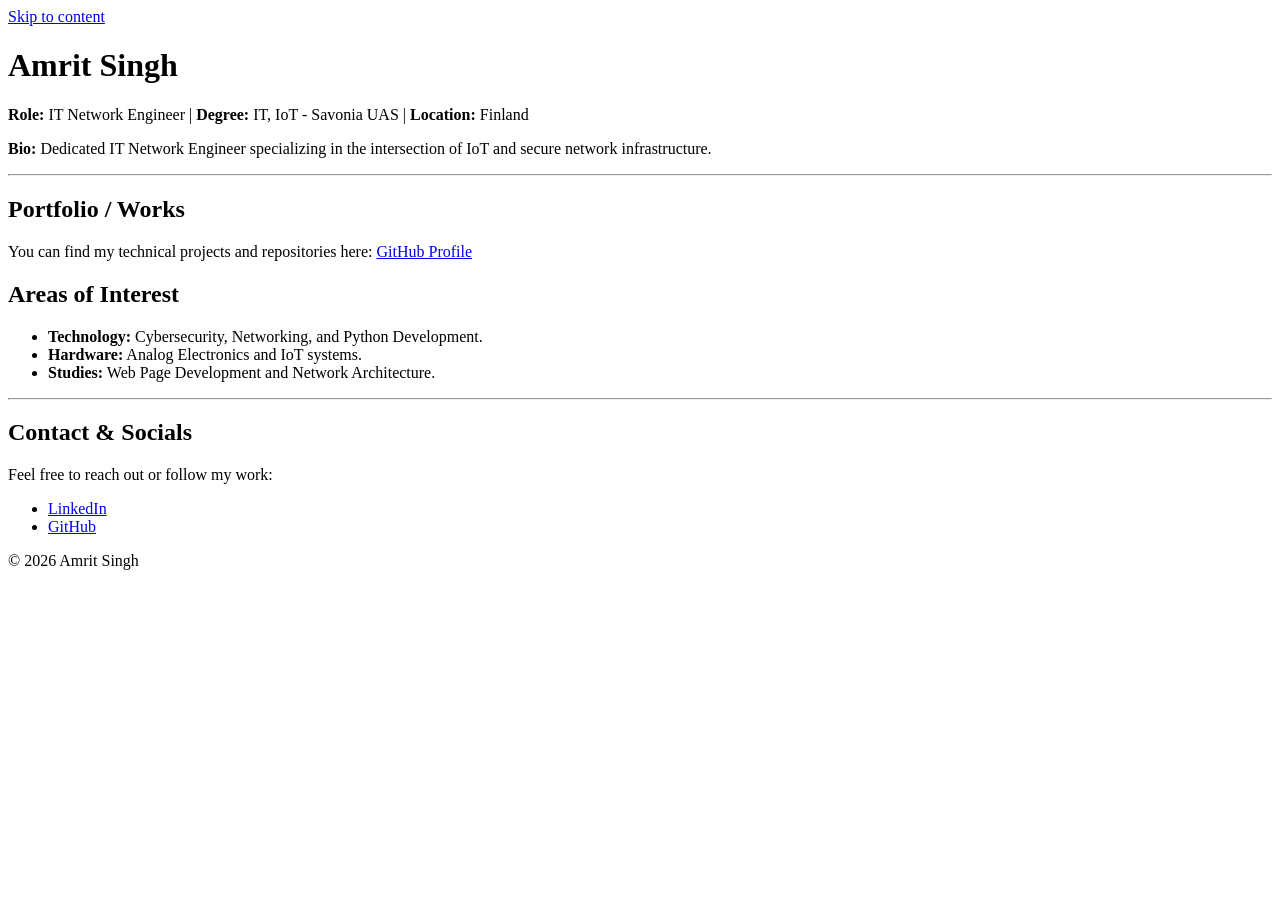
<file: index.html>
<!DOCTYPE html>
<html lang="en">
<head>
    <meta charset="UTF-8">
    <meta name="viewport" content="width=device-width, initial-scale=1.0">
    <title>Portfolio - Amrit Singh</title>
</head>
<body>
    <a href="#main">Skip to content</a>

    <header>
        <h1>Amrit Singh</h1>
        <p><strong>Role:</strong> IT Network Engineer | <strong>Degree:</strong> IT, IoT - Savonia UAS | <strong>Location:</strong> Finland</p>
        <p><strong>Bio:</strong> Dedicated IT Network Engineer specializing in the intersection of IoT and secure network infrastructure.</p>
    </header>

    <main id="main">
        <hr>
        
        <section id="portfolio">
            <h2>Portfolio / Works</h2>
            <p>You can find my technical projects and repositories here: 
                <a href="https://github.com/AmritSingh-987" target="_blank">GitHub Profile</a>
            </p>
        </section>

        <section id="interests">
            <h2>Areas of Interest</h2>
            <ul>
                <li><strong>Technology:</strong> Cybersecurity, Networking, and Python Development.</li>
                <li><strong>Hardware:</strong> Analog Electronics and IoT systems.</li>
                <li><strong>Studies:</strong> Web Page Development and Network Architecture.</li>
            </ul>
        </section>
    </main>

    <hr>

    <footer>
        <h2>Contact & Socials</h2>
        <p>Feel free to reach out or follow my work:</p>
        <ul>
            <li><a href="https://www.linkedin.com/in/amrit-singh-6517781a0/" target="_blank">LinkedIn</a></li>
            <li><a href="https://github.com/AmritSingh-987" target="_blank">GitHub</a></li>
        </ul>
        <p>&copy; 2026 Amrit Singh</p>
    </footer>
</body>
</html>
</file>
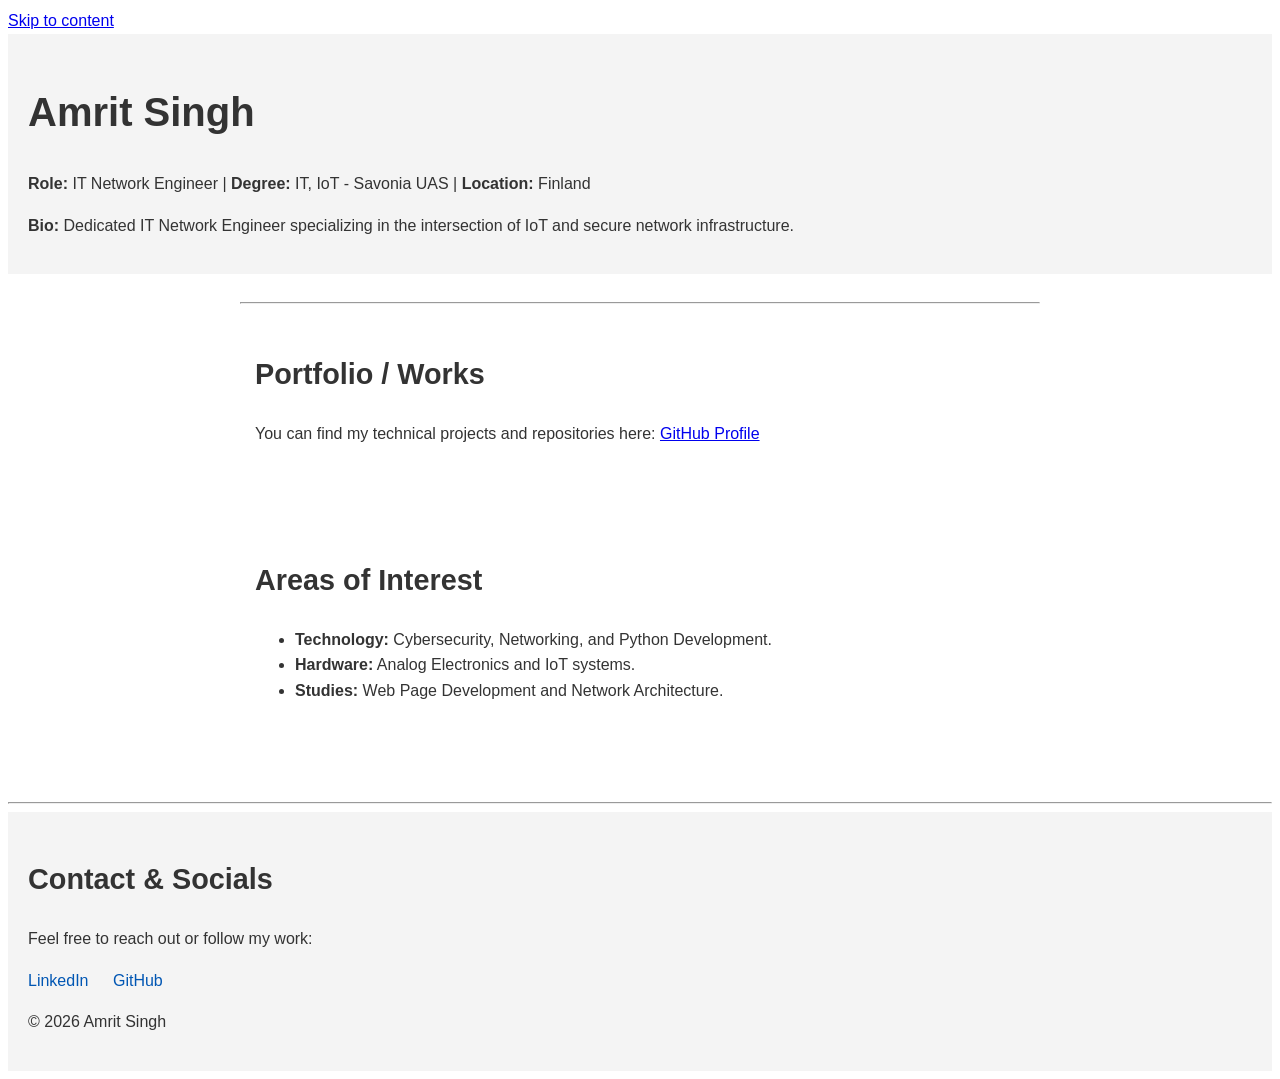
<file: L03-css-basics/index.html>
<!DOCTYPE html>
<html lang="en">
<head>
    <meta charset="UTF-8">
    <meta name="viewport" content="width=device-width, initial-scale=1.0">
    <title>Portfolio - Amrit Singh</title>
    <link rel="stylesheet" href="css/style.css">
</head>
<body>
    <a href="#main">Skip to content</a>

    <header>
        <h1>Amrit Singh</h1>
        <p><strong>Role:</strong> IT Network Engineer | <strong>Degree:</strong> IT, IoT - Savonia UAS | <strong>Location:</strong> Finland</p>
        <p><strong>Bio:</strong> Dedicated IT Network Engineer specializing in the intersection of IoT and secure network infrastructure.</p>
    </header>

    <main id="main">
        <hr>
        
        <section id="portfolio">
            <h2>Portfolio / Works</h2>
            <p>You can find my technical projects and repositories here: 
                <a href="https://github.com/AmritSingh-987" target="_blank">GitHub Profile</a>
            </p>
        </section>

        <section id="interests">
            <h2>Areas of Interest</h2>
            <ul>
                <li><strong>Technology:</strong> Cybersecurity, Networking, and Python Development.</li>
                <li><strong>Hardware:</strong> Analog Electronics and IoT systems.</li>
                <li><strong>Studies:</strong> Web Page Development and Network Architecture.</li>
            </ul>
        </section>
    </main>

    <hr>

   <footer>
        <h2>Contact & Socials</h2>
        <p>Feel free to reach out or follow my work:</p>
        
        <nav>
            <ul>
                <li><a href="https://www.linkedin.com/in/amrit-singh-6517781a0/" target="_blank">LinkedIn</a></li>
                <li><a href="https://github.com/AmritSingh-987" target="_blank">GitHub</a></li>
            </ul>
        </nav>
        
        <p>&copy; 2026 Amrit Singh</p>
    </footer>
</body>
</html>
</file>
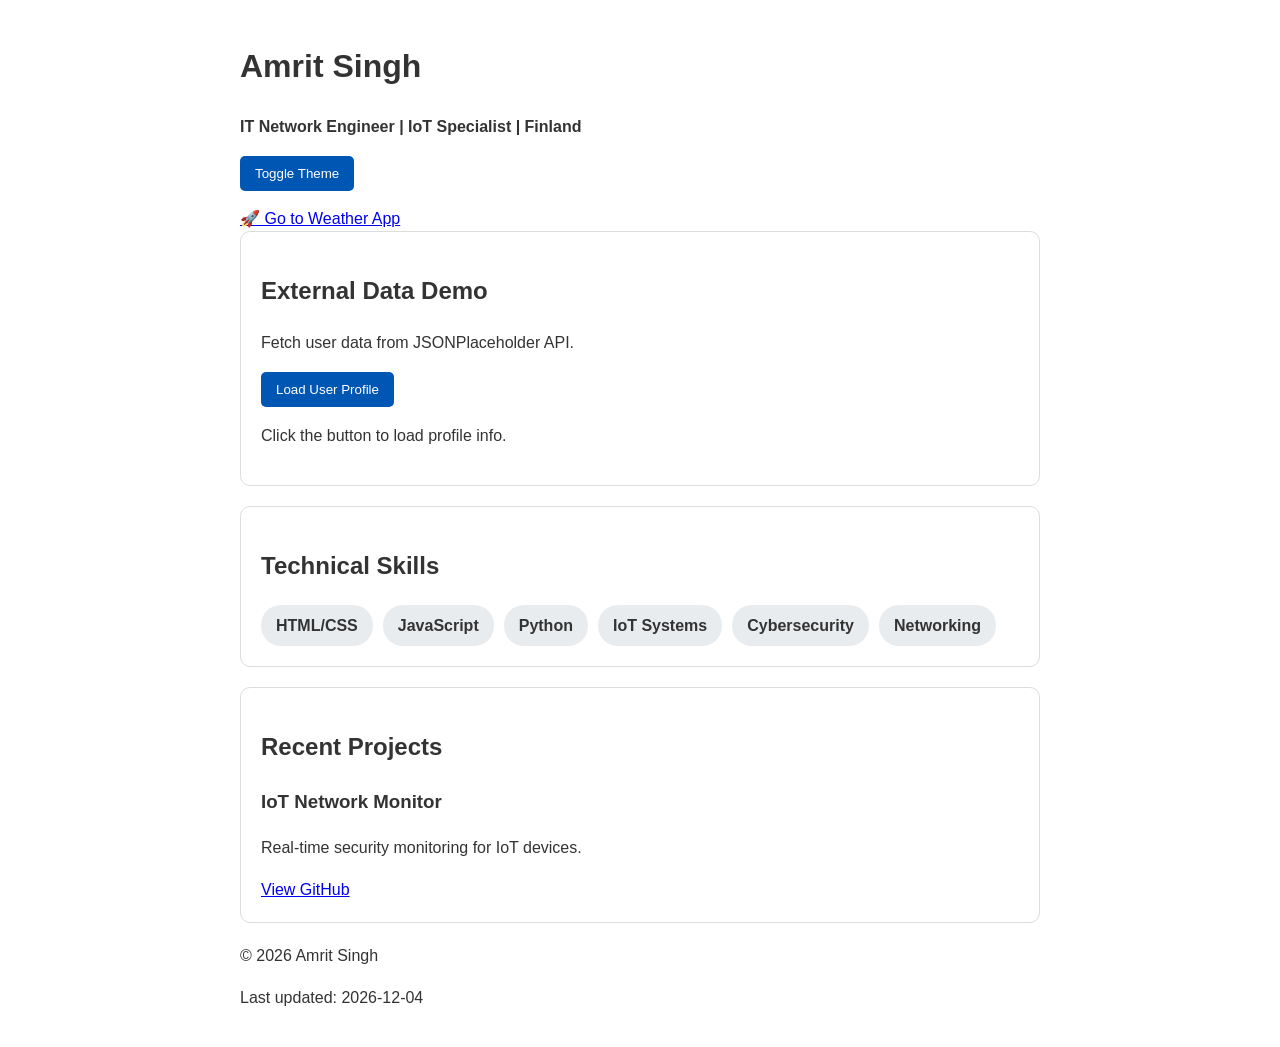
<file: L07- Assignment Portfolio assignment: Portfolio Update: Async & Fetch/index.html>
<!DOCTYPE html>
<html lang="en">
<head>
    <meta charset="UTF-8">
    <meta name="viewport" content="width=device-width, initial-scale=1.0">
    <title>Portfolio - Amrit Singh</title>
    <link rel="stylesheet" href="style.css">
</head>
<body>
    <header class="container">
        <h1>Amrit Singh</h1>
        <p><strong>IT Network Engineer | IoT Specialist | Finland</strong></p>
        <button id="theme-toggle">Toggle Theme</button>
        <nav style="margin-top: 15px;">
            <a href="weather.html" class="nav-link">🚀 Go to Weather App</a>
        </nav>
    </header>

    <main class="container">
        <section id="api-demo" class="card">
            <h2>External Data Demo</h2>
            <p class="hint">Fetch user data from JSONPlaceholder API.</p>
            <div class="row">
                <button id="load-data-btn">Load User Profile</button>
            </div>
            <div id="api-result">
                <p>Click the button to load profile info.</p>
            </div>
        </section>

        <section id="skills" class="card">
            <h2>Technical Skills</h2>
            <div class="skills-grid">
                <div class="skill-tag">HTML/CSS</div>
                <div class="skill-tag">JavaScript</div>
                <div class="skill-tag">Python</div>
                <div class="skill-tag">IoT Systems</div>
                <div class="skill-tag">Cybersecurity</div>
                <div class="skill-tag">Networking</div>
            </div>
        </section>

        <section id="projects" class="card">
            <h2>Recent Projects</h2>
            <div class="project-card">
                <h3>IoT Network Monitor</h3>
                <p>Real-time security monitoring for IoT devices.</p>
                <a href="https://github.com/AmritSingh-987" target="_blank">View GitHub</a>
            </div>
        </section>
    </main>

    <footer class="container">
        <p>&copy; 2026 Amrit Singh</p>
        <p id="last-updated"></p>
    </footer>

    <script src="script.js"></script>
</body>
</html>
</file>
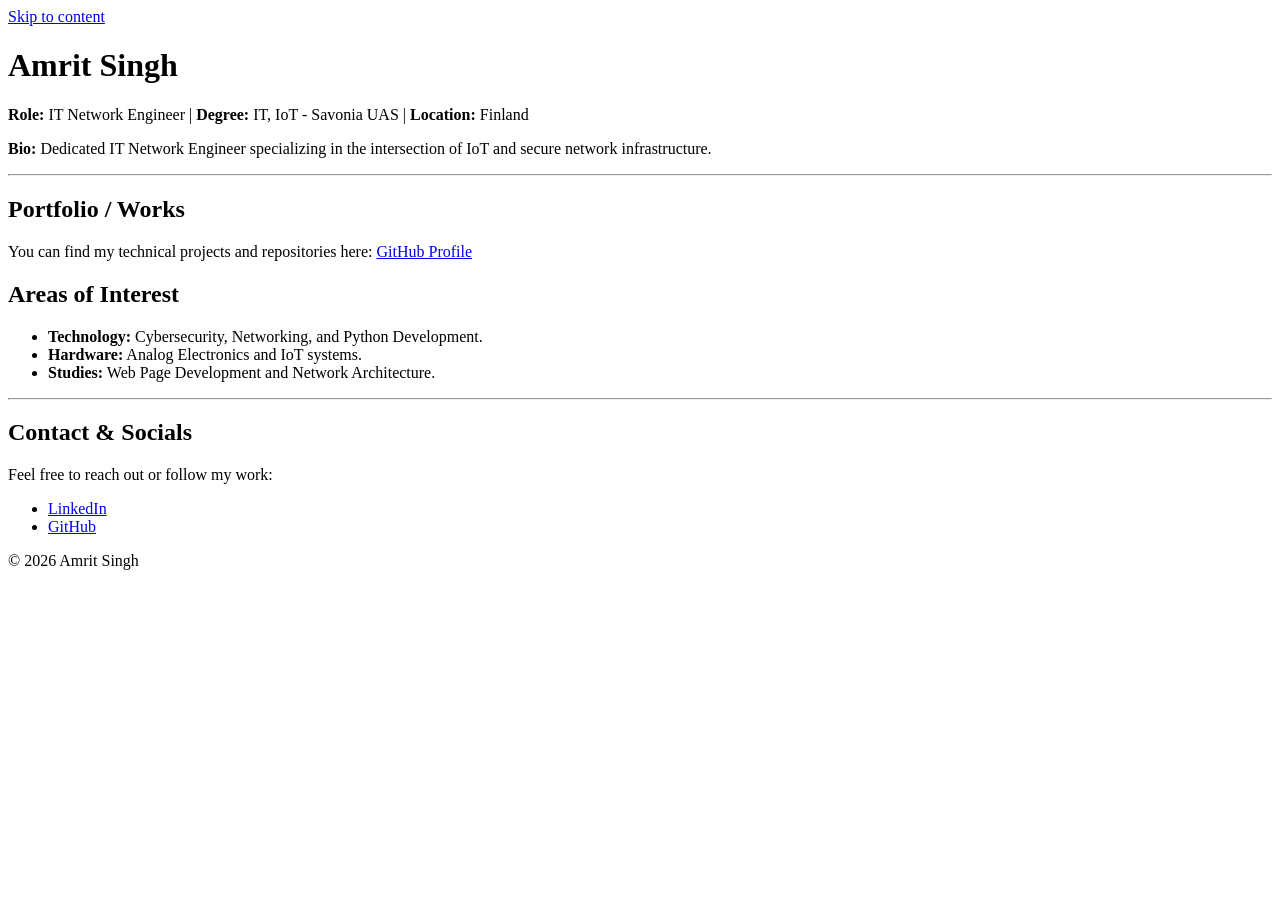
<file: lecture-02-semantic-html/index.html>
<!DOCTYPE html>
<html lang="en">
<head>
    <meta charset="UTF-8">
    <meta name="viewport" content="width=device-width, initial-scale=1.0">
    <title>Portfolio - Amrit Singh</title>
</head>
<body>
    <a href="#main">Skip to content</a>

    <header>
        <h1>Amrit Singh</h1>
        <p><strong>Role:</strong> IT Network Engineer | <strong>Degree:</strong> IT, IoT - Savonia UAS | <strong>Location:</strong> Finland</p>
        <p><strong>Bio:</strong> Dedicated IT Network Engineer specializing in the intersection of IoT and secure network infrastructure.</p>
    </header>

    <main id="main">
        <hr>
        
        <section id="portfolio">
            <h2>Portfolio / Works</h2>
            <p>You can find my technical projects and repositories here: 
                <a href="https://github.com/AmritSingh-987" target="_blank">GitHub Profile</a>
            </p>
        </section>

        <section id="interests">
            <h2>Areas of Interest</h2>
            <ul>
                <li><strong>Technology:</strong> Cybersecurity, Networking, and Python Development.</li>
                <li><strong>Hardware:</strong> Analog Electronics and IoT systems.</li>
                <li><strong>Studies:</strong> Web Page Development and Network Architecture.</li>
            </ul>
        </section>
    </main>

    <hr>

    <footer>
        <h2>Contact & Socials</h2>
        <p>Feel free to reach out or follow my work:</p>
        <ul>
            <li><a href="https://www.linkedin.com/in/amrit-singh-6517781a0/" target="_blank">LinkedIn</a></li>
            <li><a href="https://github.com/AmritSingh-987" target="_blank">GitHub</a></li>
        </ul>
        <p>&copy; 2026 Amrit Singh</p>
    </footer>
</body>
</html>
</file>
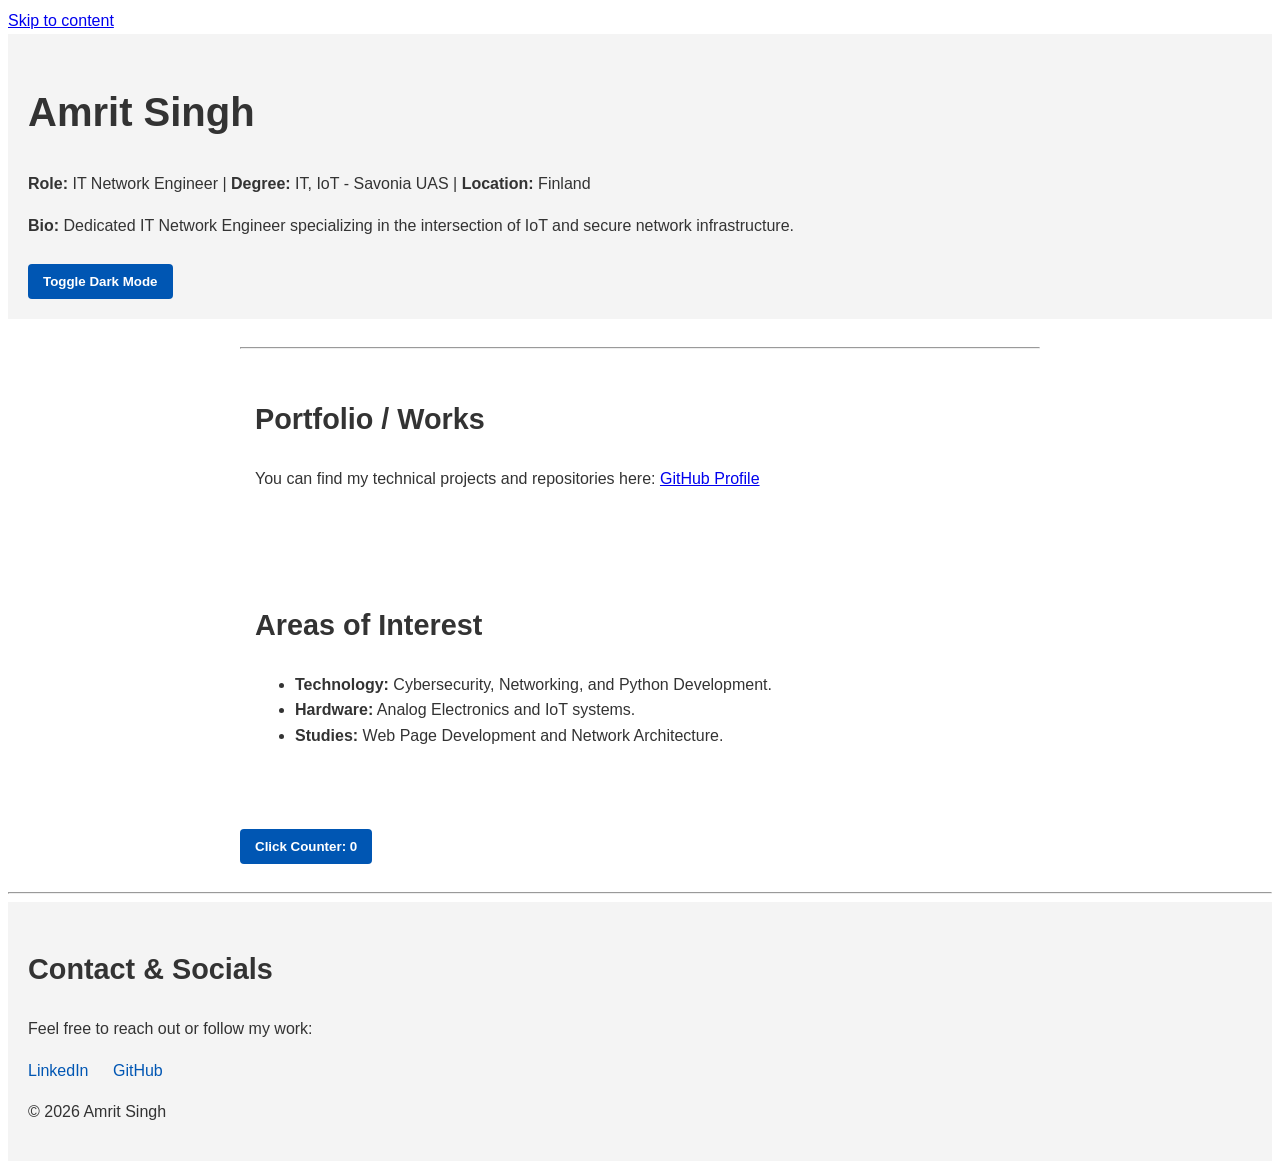
<file: Lecture-04-responsive/index.html>
<!DOCTYPE html>
<html lang="en">
<head>
    <meta charset="UTF-8">
    <meta name="viewport" content="width=device-width, initial-scale=1.0">
    <title>Portfolio - Amrit Singh</title>
    <link rel="stylesheet" href="style.css">
</head>
<body>
    <a href="#main">Skip to content</a>

    <header>
        <h1>Amrit Singh</h1>
        <p><strong>Role:</strong> IT Network Engineer | <strong>Degree:</strong> IT, IoT - Savonia UAS | <strong>Location:</strong> Finland</p>
        <p><strong>Bio:</strong> Dedicated IT Network Engineer specializing in the intersection of IoT and secure network infrastructure.</p>
        
        <button id="theme-btn">Toggle Dark Mode</button>
    </header>

    <main id="main">
        <hr>
        
        <section id="portfolio">
            <h2>Portfolio / Works</h2>
            <p>You can find my technical projects and repositories here: 
                <a href="https://github.com/AmritSingh-987" target="_blank">GitHub Profile</a>
            </p>
        </section>

        <section id="interests">
            <h2>Areas of Interest</h2>
            <ul>
                <li><strong>Technology:</strong> Cybersecurity, Networking, and Python Development.</li>
                <li><strong>Hardware:</strong> Analog Electronics and IoT systems.</li>
                <li><strong>Studies:</strong> Web Page Development and Network Architecture.</li>
            </ul>
        </section>

        <button id="count-btn">Click Counter: 0</button>
    </main>

    <hr>

    <footer>
        <h2>Contact & Socials</h2>
        <p>Feel free to reach out or follow my work:</p>
        
        <nav>
            <ul>
                <li><a href="https://www.linkedin.com/in/amrit-singh-6517781a0/" target="_blank">LinkedIn</a></li>
                <li><a href="https://github.com/AmritSingh-987" target="_blank">GitHub</a></li>
            </ul>
        </nav>
        
        <p>&copy; 2026 Amrit Singh</p>
    </footer>

    <script src="script.js"></script>
</body>
</html>
</file>
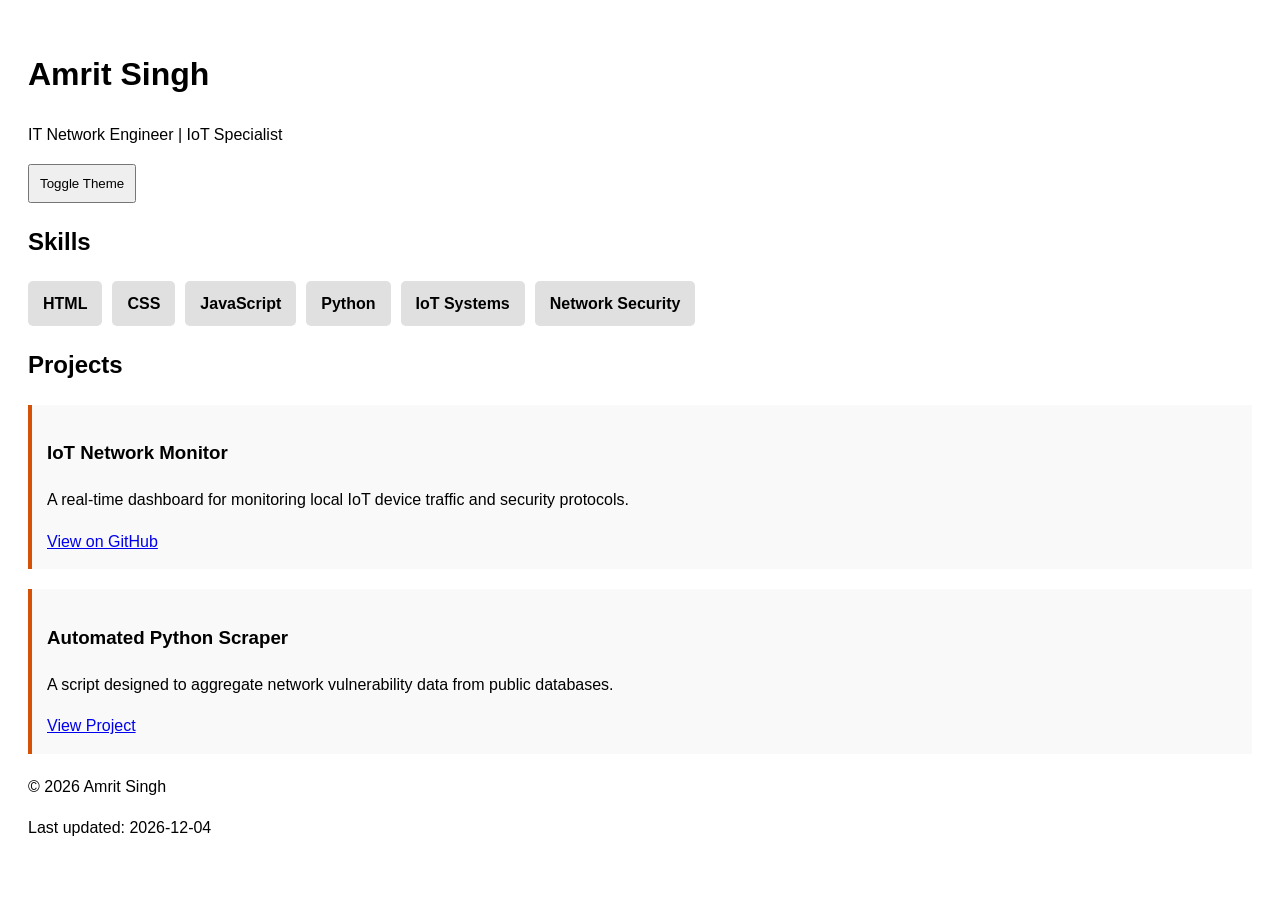
<file: Lecture-05/index.html>
<!DOCTYPE html>
<html lang="en">
<head>
    <meta charset="UTF-8">
    <meta name="viewport" content="width=device-width, initial-scale=1.0">
    <title>Portfolio - Amrit Singh</title>
    <link rel="stylesheet" href="style.css">
</head>
<body>
    <header>
        <h1>Amrit Singh</h1>
        <p>IT Network Engineer | IoT Specialist</p>
        <button id="theme-toggle">Toggle Theme</button>
    </header>

    <main id="main">
        <section id="skills">
            <h2>Skills</h2>
            <div class="skills-grid">
                <div class="skill-card">HTML</div>
                <div class="skill-card">CSS</div>
                <div class="skill-card">JavaScript</div>
                <div class="skill-card">Python</div>
                <div class="skill-card">IoT Systems</div>
                <div class="skill-card">Network Security</div>
            </div>
        </section>

        <section id="projects">
            <h2>Projects</h2>
            <div class="project-item">
                <h3>IoT Network Monitor</h3>
                <p>A real-time dashboard for monitoring local IoT device traffic and security protocols.</p>
                <a href="#">View on GitHub</a>
            </div>
            <div class="project-item">
                <h3>Automated Python Scraper</h3>
                <p>A script designed to aggregate network vulnerability data from public databases.</p>
                <a href="#">View Project</a>
            </div>
        </section>
    </main>

    <footer>
        <p>&copy; 2026 Amrit Singh</p>
        <p id="last-updated"></p>
    </footer>

    <script src="script.js"></script>
</body>
</html>
</file>
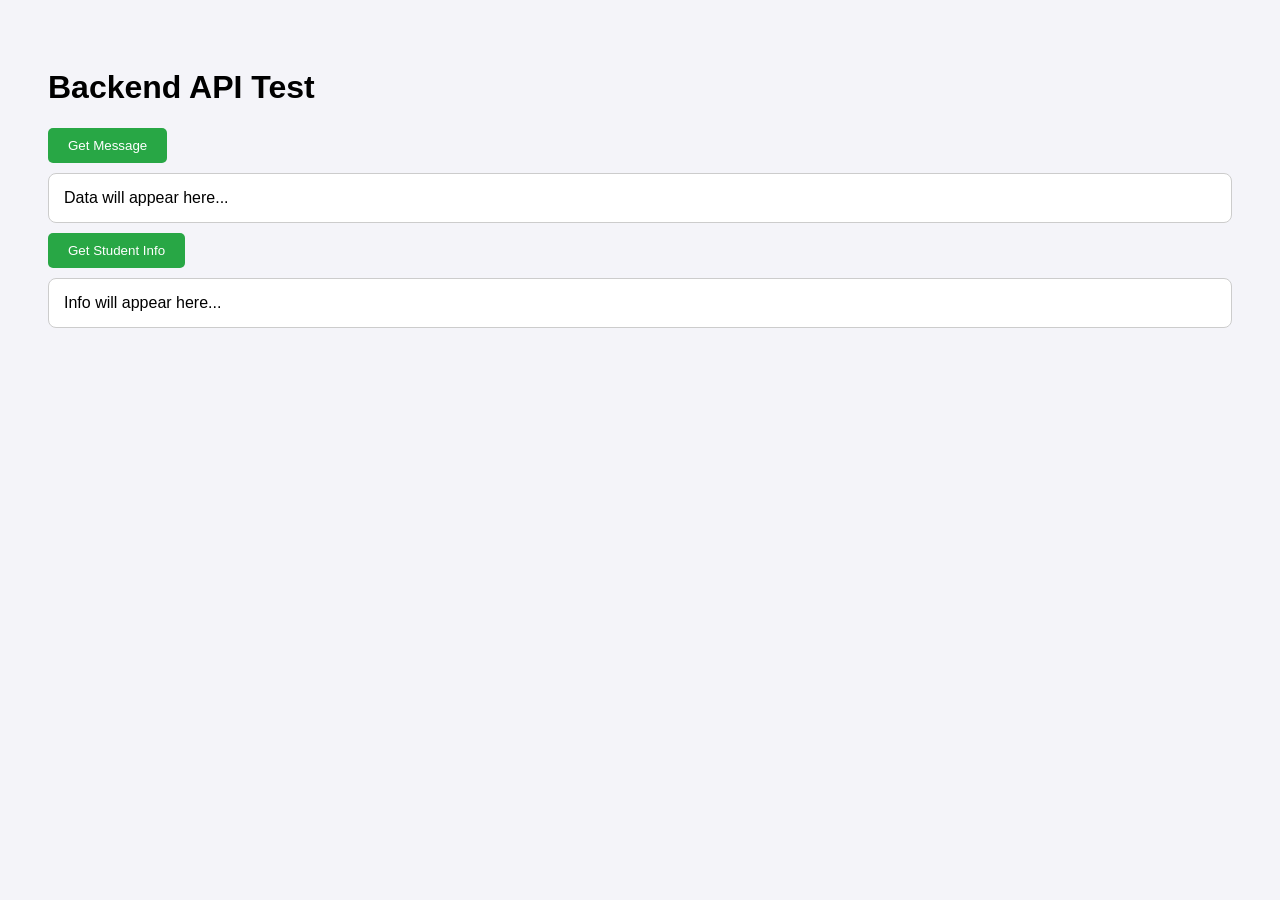
<file: Lecture-09 API backend/index.html>
<!DOCTYPE html>
<html>
<head>
  <title>Amrit's Backend Lab</title>
  <style>
    body { font-family: sans-serif; padding: 40px; background-color: #f4f4f9; }
    .card { border: 1px solid #ccc; padding: 15px; margin: 10px 0; background: white; border-radius: 8px; }
    button { padding: 10px 20px; cursor: pointer; background: #28a745; color: white; border: none; border-radius: 5px; }
  </style>
</head>
<body>
  <h1>Backend API Test</h1>
  
  <button onclick="fetchData('/api/message', 'msgOutput')">Get Message</button>
  <div id="msgOutput" class="card">Data will appear here...</div>

  <button onclick="fetchData('/api/student', 'studentOutput')">Get Student Info</button>
  <div id="studentOutput" class="card">Info will appear here...</div>

  <script src="script.js"></script>
</body>
</html>
</file>
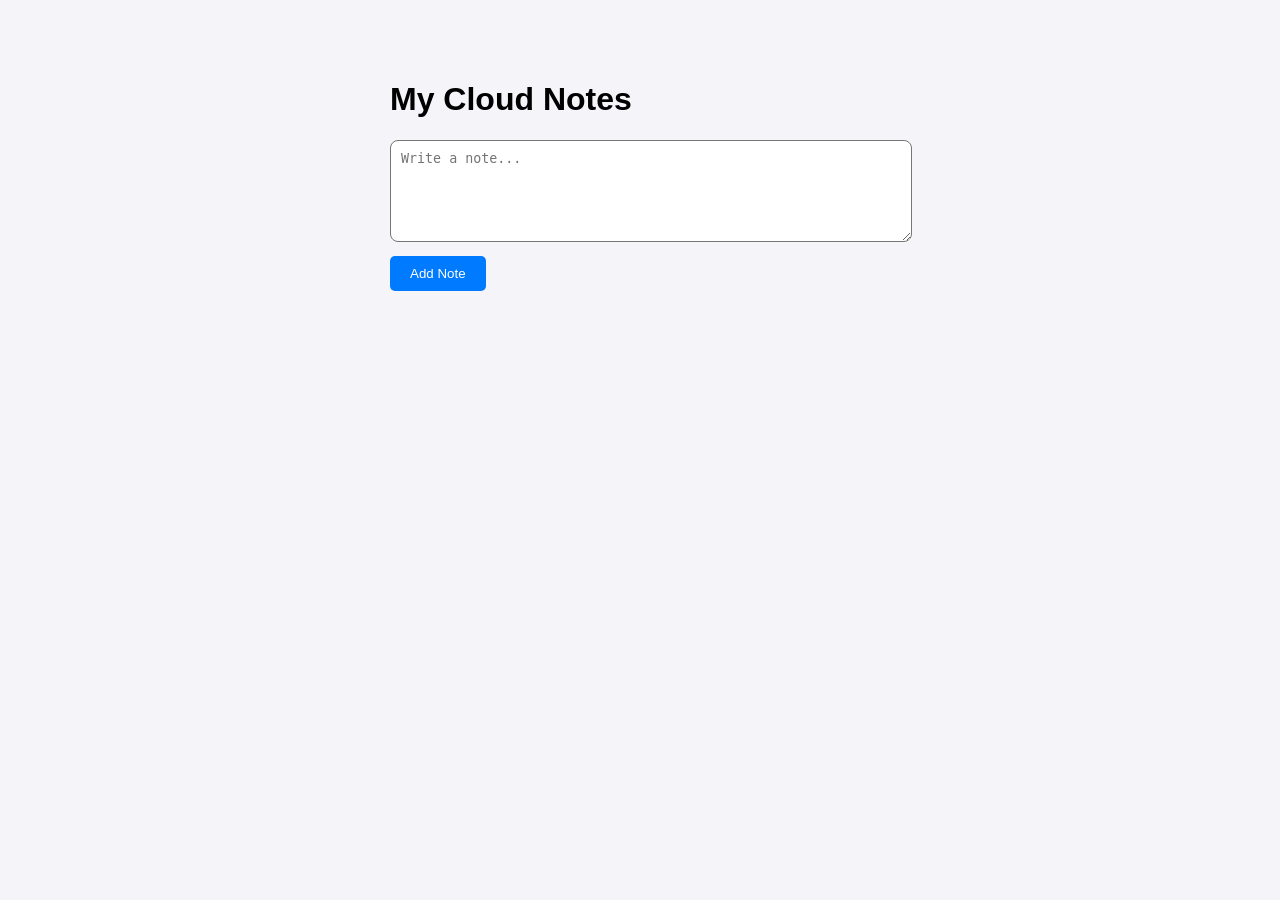
<file: notes-app/index.html>
<!DOCTYPE html>
<html>
<head>
    <title>Amrit's Notes App</title>
    <link rel="stylesheet" href="style.css">
</head>
<body>
    <h1>My Cloud Notes</h1>
    <div class="input-area">
        <textarea id="noteInput" placeholder="Write a note..."></textarea>
        <button onclick="addNote()">Add Note</button>
    </div>
    <div id="notesList"></div>

    <script src="script.js"></script>
</body>
</html>
</file>
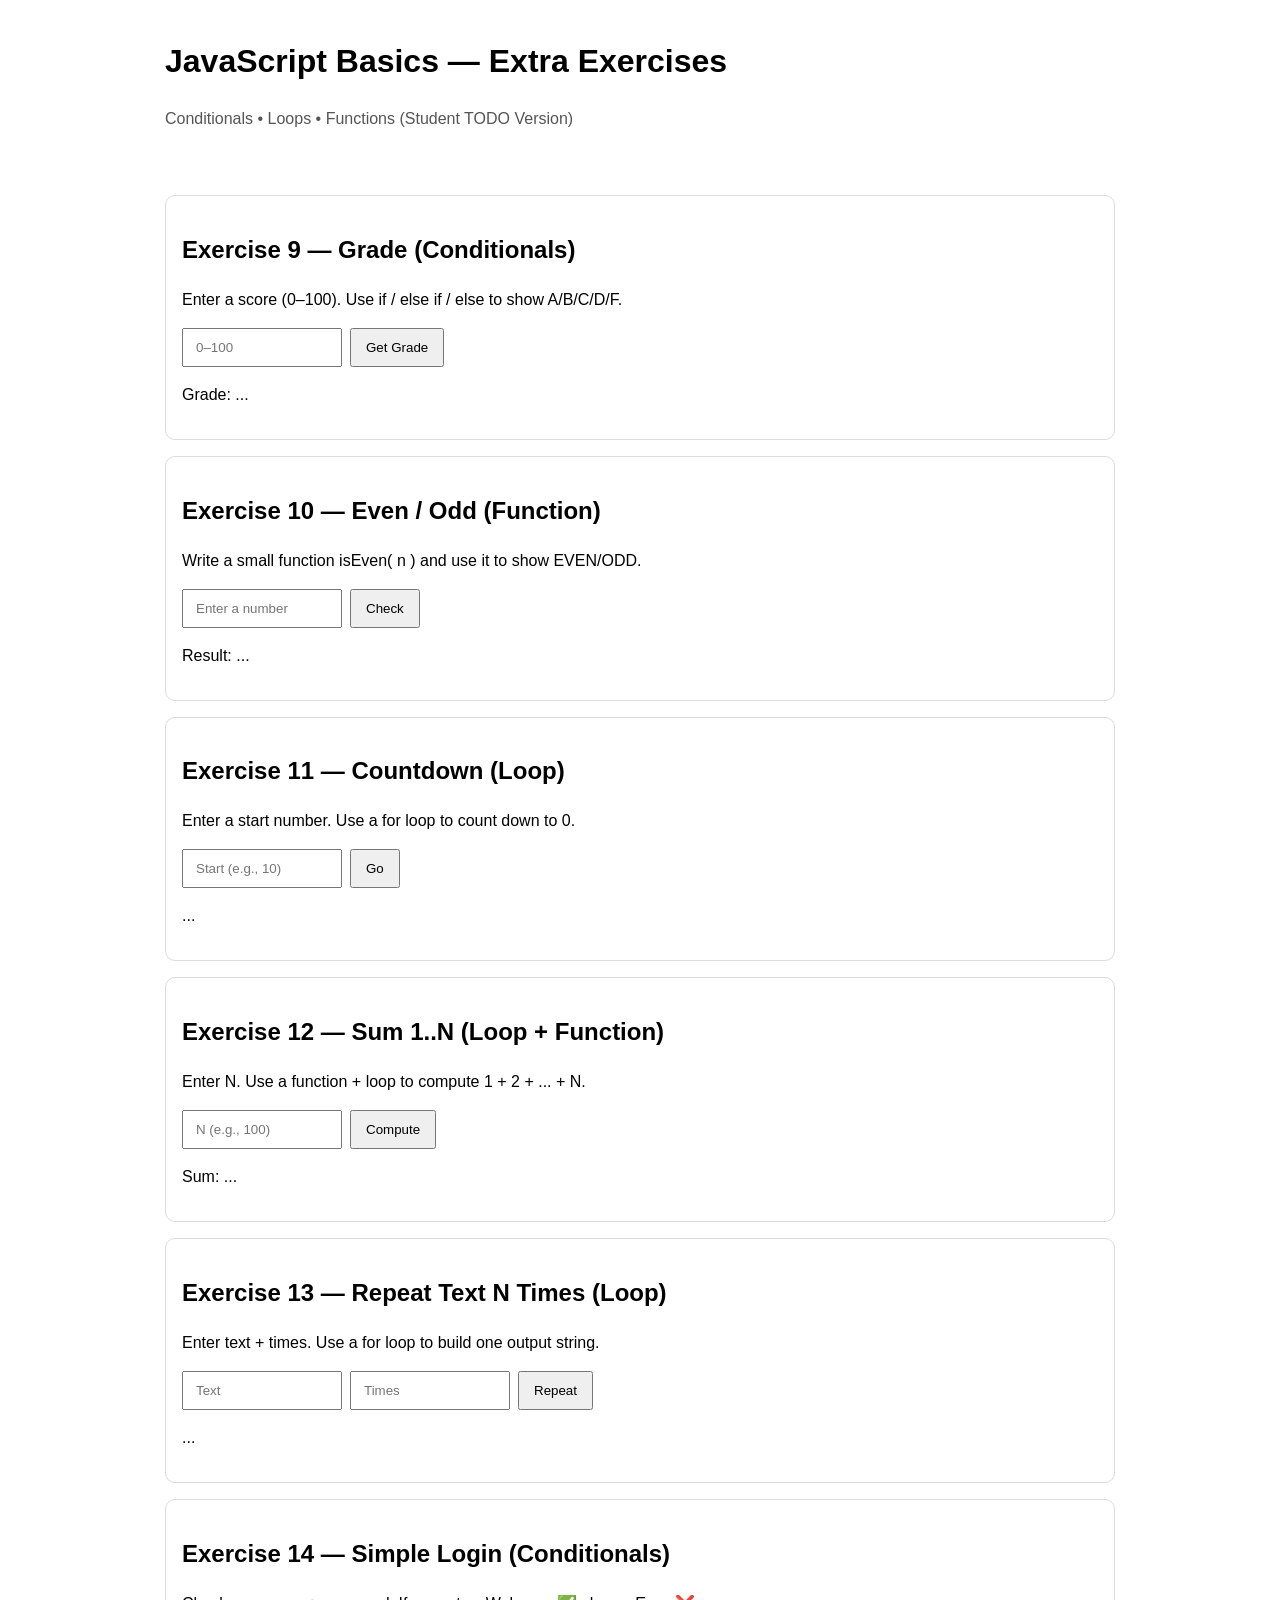
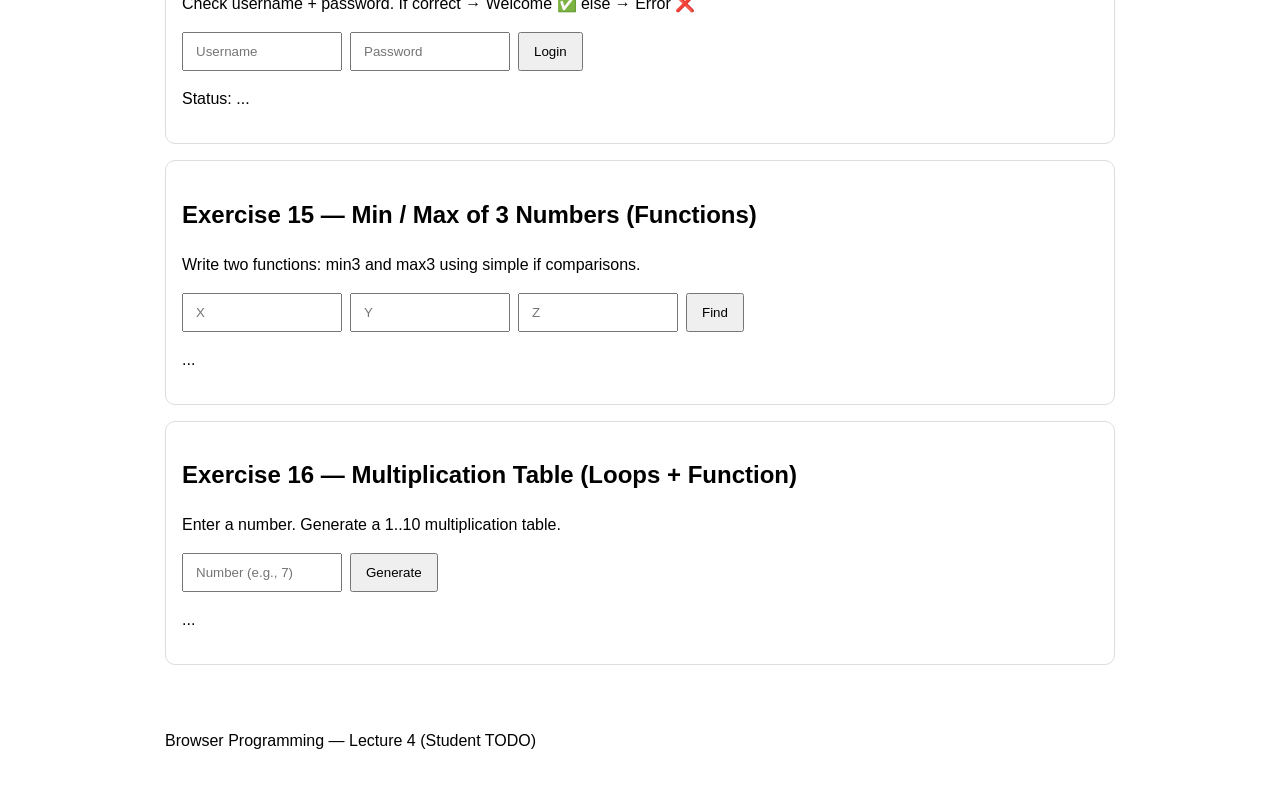
<file: L04-js-basics-in-class/exercise.html>
<!DOCTYPE html>
<html lang="en">
<head>
  <meta charset="UTF-8" />
  <meta name="viewport" content="width=device-width, initial-scale=1.0" />
  <title>L04 — JS Exercises (Student TODO)</title>
  <link rel="stylesheet" href="exercise.css" />
</head>

<body>
  <header class="container">
    <h1>JavaScript Basics — Extra Exercises</h1>
    <p class="subtitle">Conditionals • Loops • Functions (Student TODO Version)</p>
  </header>

  <main class="container">

    <!-- Exercise 9 -->
    <section class="card">
      <h2>Exercise 9 — Grade (Conditionals)</h2>
      <p class="hint">Enter a score (0–100). Use if / else if / else to show A/B/C/D/F.</p>
      <div class="row">
        <input id="scoreInput" type="number" placeholder="0–100" />
        <button id="btnGrade">Get Grade</button>
      </div>
      <p id="gradeOut">Grade: ...</p>
    </section>

    <!-- Exercise 10 -->
    <section class="card">
      <h2>Exercise 10 — Even / Odd (Function)</h2>
      <p class="hint">Write a small function isEven( n ) and use it to show EVEN/ODD.</p>
      <div class="row">
        <input id="numEvenOdd" type="number" placeholder="Enter a number" />
        <button id="btnEvenOdd">Check</button>
      </div>
      <p id="evenOddOut">Result: ...</p>
    </section>

    <!-- Exercise 11 -->
    <section class="card">
      <h2>Exercise 11 — Countdown (Loop)</h2>
      <p class="hint">Enter a start number. Use a for loop to count down to 0.</p>
      <div class="row">
        <input id="countdownInput" type="number" placeholder="Start (e.g., 10)" />
        <button id="btnCountdown">Go</button>
      </div>
      <p id="countdownOut">...</p>
    </section>

    <!-- Exercise 12 -->
    <section class="card">
      <h2>Exercise 12 — Sum 1..N (Loop + Function)</h2>
      <p class="hint">Enter N. Use a function + loop to compute 1 + 2 + ... + N.</p>
      <div class="row">
        <input id="nSumInput" type="number" placeholder="N (e.g., 100)" />
        <button id="btnSumN">Compute</button>
      </div>
      <p id="sumNOut">Sum: ...</p>
    </section>

    <!-- Exercise 13 -->
    <section class="card">
      <h2>Exercise 13 — Repeat Text N Times (Loop)</h2>
      <p class="hint">Enter text + times. Use a for loop to build one output string.</p>
      <div class="row">
        <input id="repeatText" type="text" placeholder="Text" />
        <input id="repeatCount" type="number" placeholder="Times" />
        <button id="btnRepeat">Repeat</button>
      </div>
      <p id="repeatOut">...</p>
    </section>

    <!-- Exercise 14 -->
    <section class="card">
      <h2>Exercise 14 — Simple Login (Conditionals)</h2>
      <p class="hint">Check username + password. If correct → Welcome ✅ else → Error ❌</p>
      <div class="row">
        <input id="loginUser" type="text" placeholder="Username" />
        <input id="loginPass" type="password" placeholder="Password" />
        <button id="btnLogin">Login</button>
      </div>
      <p id="loginOut">Status: ...</p>
    </section>

    <!-- Exercise 15 -->
    <section class="card">
      <h2>Exercise 15 — Min / Max of 3 Numbers (Functions)</h2>
      <p class="hint">Write two functions: min3 and max3 using simple if comparisons.</p>
      <div class="row">
        <input id="x" type="number" placeholder="X" />
        <input id="y" type="number" placeholder="Y" />
        <input id="z" type="number" placeholder="Z" />
        <button id="btnMinMax">Find</button>
      </div>
      <p id="minMaxOut">...</p>
    </section>

    <!-- Exercise 16 -->
    <section class="card">
      <h2>Exercise 16 — Multiplication Table (Loops + Function)</h2>
      <p class="hint">Enter a number. Generate a 1..10 multiplication table.</p>
      <div class="row">
        <input id="tableN" type="number" placeholder="Number (e.g., 7)" />
        <button id="btnTable">Generate</button>
      </div>
      <p id="tableOut">...</p>
    </section>

  </main>

  <footer class="container">
    <p>Browser Programming — Lecture 4 (Student TODO)</p>
  </footer>

  <script src="exercise.js"></script>
</body>
</html>
</file>
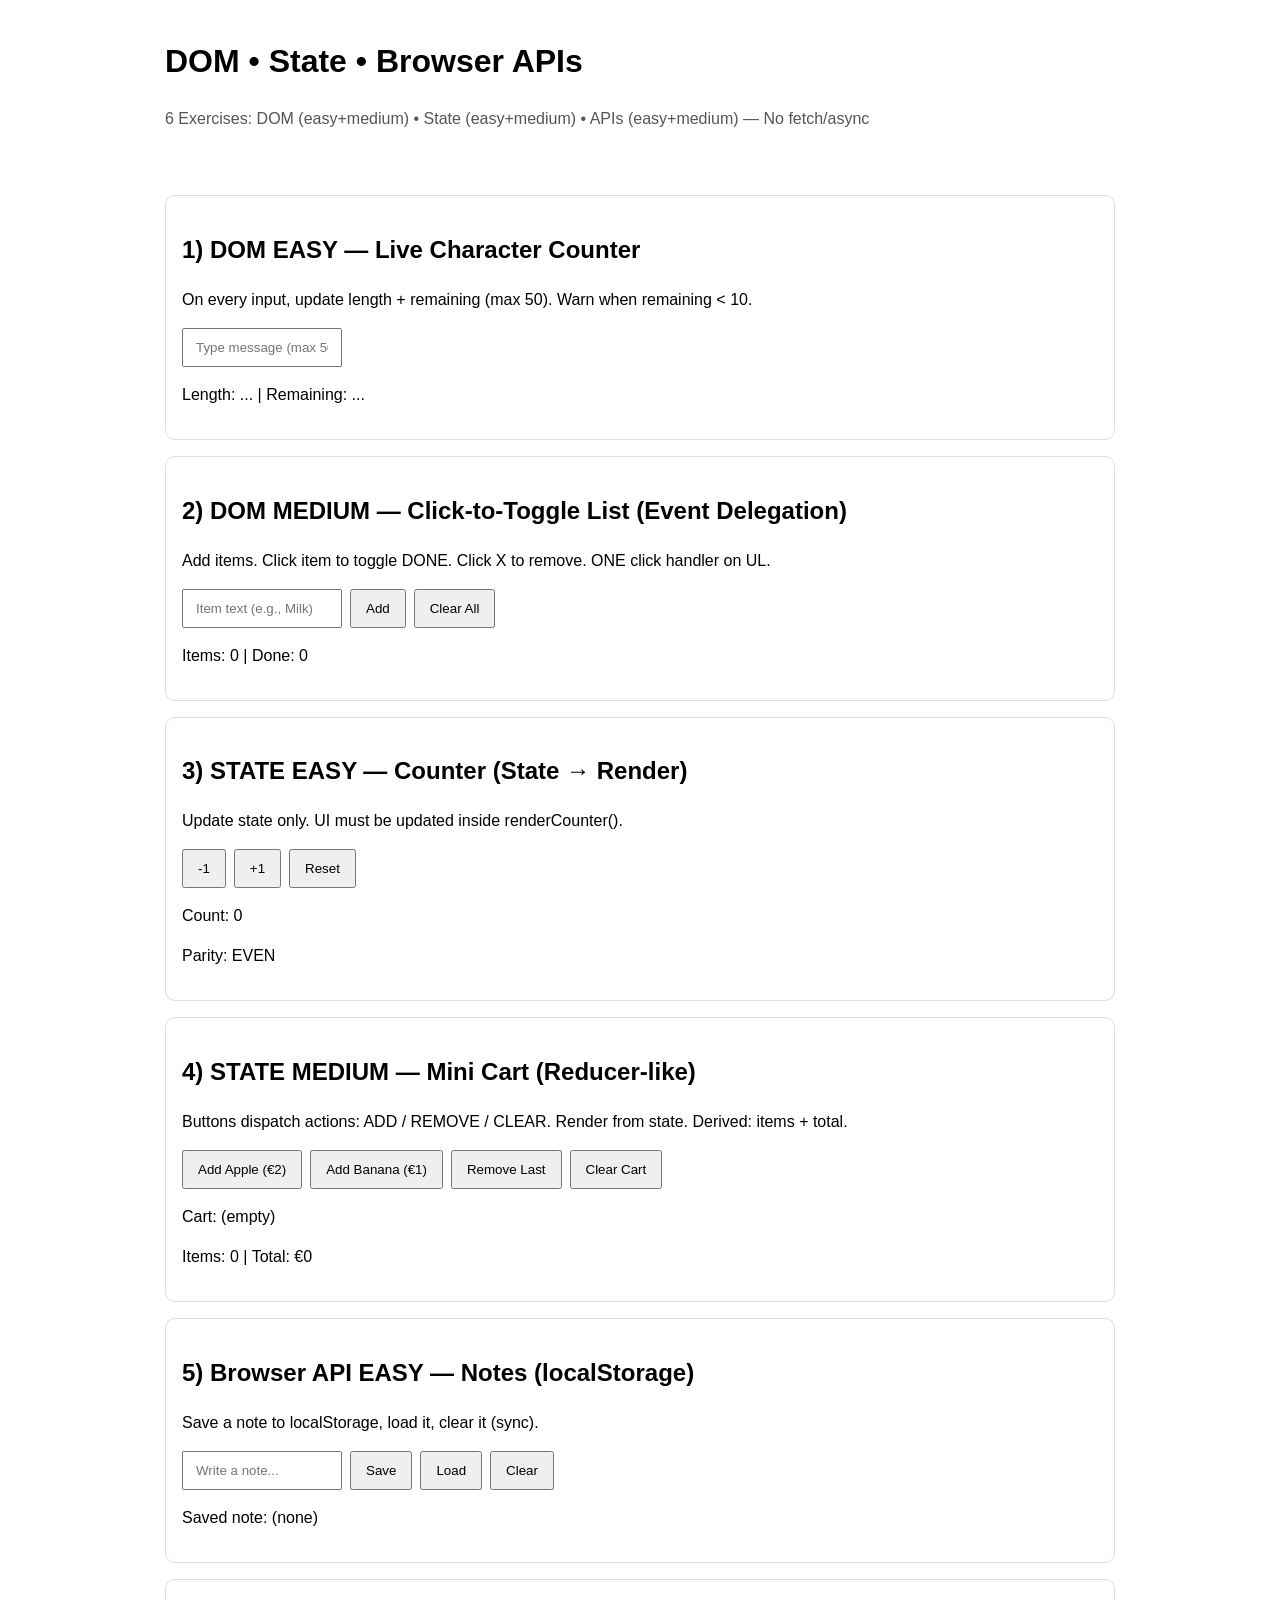
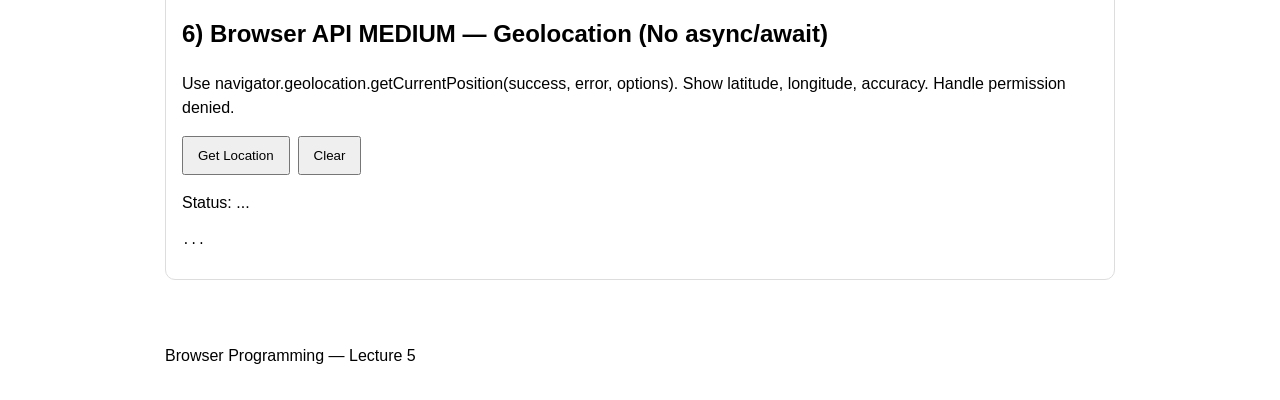
<file: L05-dom-state-apis-in-class/exercise.html>
<!DOCTYPE html>
<html lang="en">
<head>
  <meta charset="UTF-8" />
  <meta name="viewport" content="width=device-width, initial-scale=1.0" />
  <title>L05 — DOM • State • Browser APIs (Teacher)</title>
  <link rel="stylesheet" href="exercise.css" />
</head>

<body>
  <header class="container">
    <h1>DOM • State • Browser APIs</h1>
    <p class="subtitle">6 Exercises: DOM (easy+medium) • State (easy+medium) • APIs (easy+medium) — No fetch/async</p>
  </header>

  <main class="container">

    <!-- 1) DOM EASY -->
    <section class="card">
      <h2>1) DOM EASY — Live Character Counter</h2>
      <p class="hint">On every input, update length + remaining (max 50). Warn when remaining &lt; 10.</p>
      <div class="row">
        <input id="msgInput" type="text" placeholder="Type message (max 50 chars)" />
      </div>
      <p id="msgStats">Length: ... | Remaining: ...</p>
    </section>

    <!-- 2) DOM MEDIUM -->
    <section class="card">
      <h2>2) DOM MEDIUM — Click-to-Toggle List (Event Delegation)</h2>
      <p class="hint">Add items. Click item to toggle DONE. Click X to remove. ONE click handler on UL.</p>
      <div class="row">
        <input id="itemInput" type="text" placeholder="Item text (e.g., Milk)" />
        <button id="btnAddItem">Add</button>
        <button id="btnClearItems">Clear All</button>
      </div>
      <ul id="itemList"></ul>
      <p id="listStats">Items: ... | Done: ...</p>
    </section>

    <!-- 3) STATE EASY -->
    <section class="card">
      <h2>3) STATE EASY — Counter (State → Render)</h2>
      <p class="hint">Update state only. UI must be updated inside renderCounter().</p>
      <div class="row">
        <button id="btnMinus">-1</button>
        <button id="btnPlus">+1</button>
        <button id="btnZero">Reset</button>
      </div>
      <p id="countOut">Count: ...</p>
      <p id="parityOut">Parity: ...</p>
    </section>

    <!-- 4) STATE MEDIUM -->
    <section class="card">
      <h2>4) STATE MEDIUM — Mini Cart (Reducer-like)</h2>
      <p class="hint">Buttons dispatch actions: ADD / REMOVE / CLEAR. Render from state. Derived: items + total.</p>
      <div class="row">
        <button id="btnAddApple">Add Apple (€2)</button>
        <button id="btnAddBanana">Add Banana (€1)</button>
        <button id="btnRemoveLast">Remove Last</button>
        <button id="btnCartClear">Clear Cart</button>
      </div>
      <p id="cartOut">Cart: ...</p>
      <p id="cartTotals">Items: ... | Total: ...</p>
    </section>

    <!-- 5) API EASY (localStorage) -->
    <section class="card">
      <h2>5) Browser API EASY — Notes (localStorage)</h2>
      <p class="hint">Save a note to localStorage, load it, clear it (sync).</p>
      <div class="row">
        <input id="noteInput" type="text" placeholder="Write a note..." />
        <button id="btnSaveNote">Save</button>
        <button id="btnLoadNote">Load</button>
        <button id="btnClearNote">Clear</button>
      </div>
      <p id="noteOut">Saved note: ...</p>
    </section>

    <!-- 6) API MEDIUM (Geolocation, callback) -->
    <section class="card">
      <h2>6) Browser API MEDIUM — Geolocation (No async/await)</h2>
      <p class="hint">
        Use navigator.geolocation.getCurrentPosition(success, error, options).
        Show latitude, longitude, accuracy. Handle permission denied.
      </p>
      <div class="row">
        <button id="btnGetLocation">Get Location</button>
        <button id="btnClearLocation">Clear</button>
      </div>
      <p id="geoStatus">Status: ...</p>
      <pre id="geoOut">...</pre>
    </section>

  </main>

  <footer class="container">
    <p>Browser Programming — Lecture 5</p>
  </footer>

  <script src="exercise.js"></script>
</body>
</html>
</file>
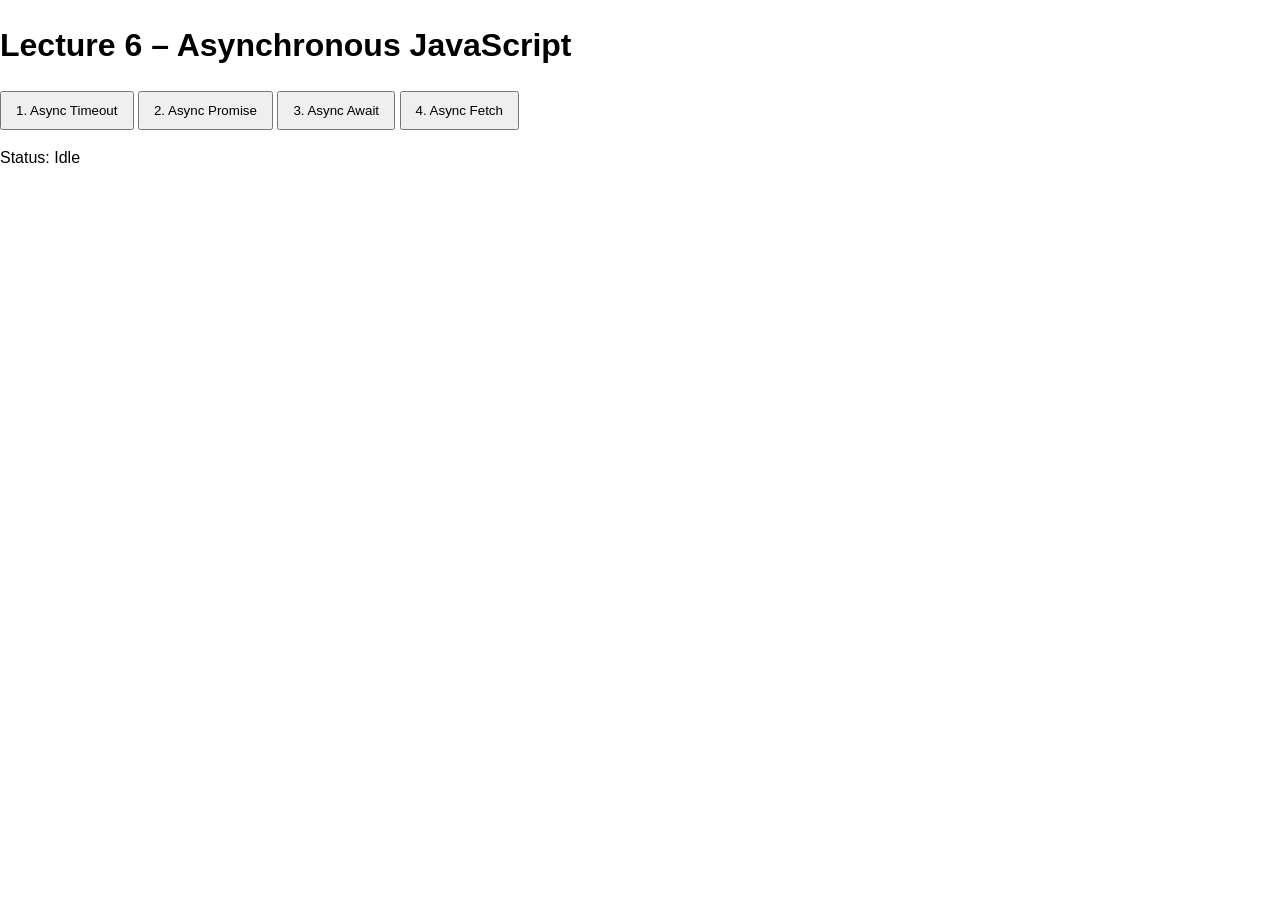
<file: L06-Lecture 6 Asynchronous JavaScript exercise/exercise.html>
<!DOCTYPE html>
<html lang="en">
<head>
    <meta charset="UTF-8">
    <title>Lecture 6 – Async Basics</title>
    <link rel="stylesheet" href="exercise.css">
</head>
<body>

<h1>Lecture 6 – Asynchronous JavaScript</h1>

<button id="btnTimeout"> 1. Async Timeout</button>
<button id="btnPromise"> 2. Async Promise</button>
<button id="btnAwait"> 3. Async Await</button>
<button id="btnFetch"> 4. Async Fetch</button>

<p id="status">Status: Idle</p>
<pre id="output"></pre>

<script src="exercise.js"></script>
</body>
</html>
</file>
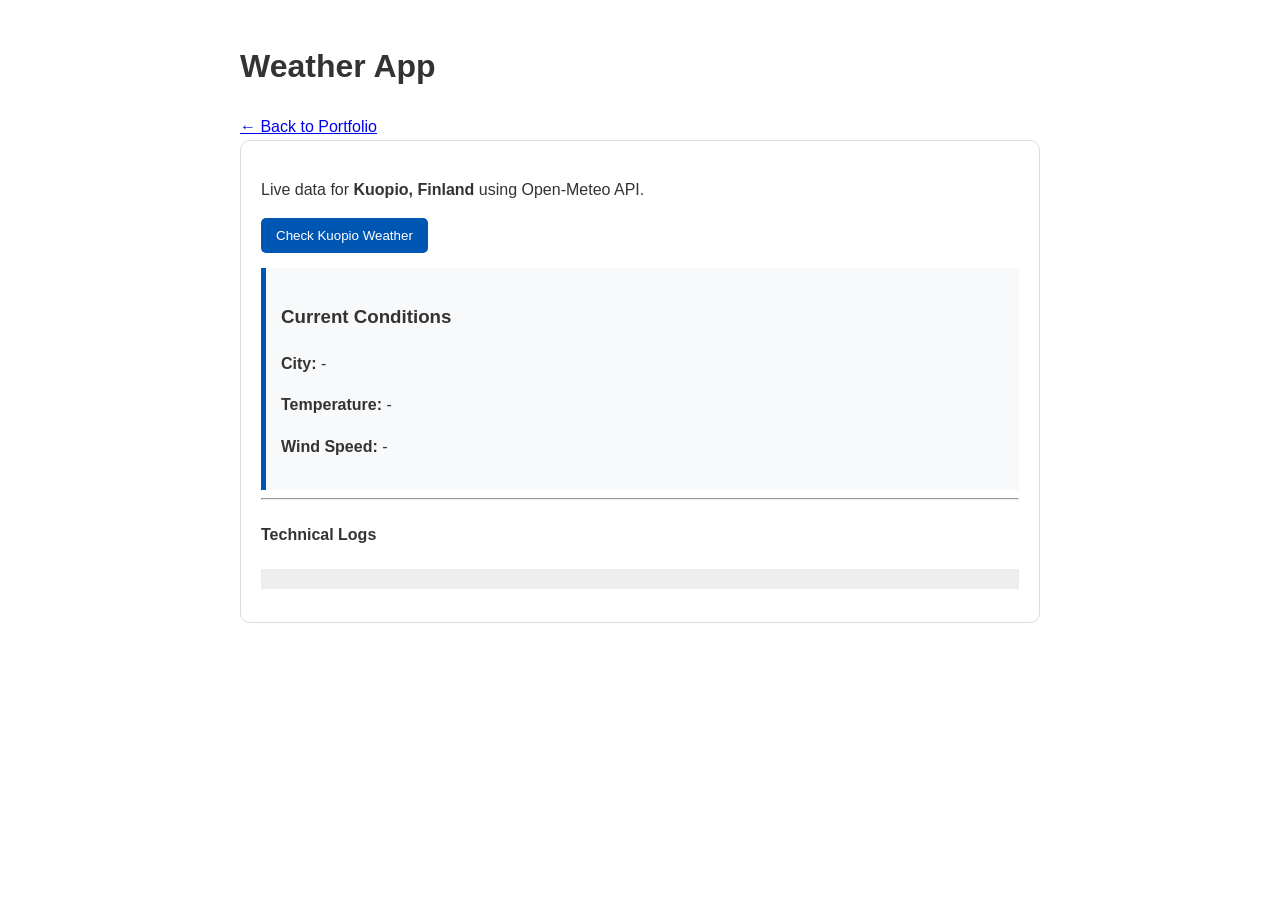
<file: L07- Assignment Portfolio assignment: Portfolio Update: Async & Fetch/weather.html>
<!DOCTYPE html>
<html lang="en">
<head>
    <meta charset="UTF-8">
    <meta name="viewport" content="width=device-width, initial-scale=1.0">
    <title>Weather App - Amrit Singh</title>
    <link rel="stylesheet" href="style.css">
</head>
<body class="container">

    <header>
        <h1>Weather App</h1>
        <nav>
            <a href="index.html">← Back to Portfolio</a>
        </nav>
    </header>

    <main class="card">
        <p>Live data for <strong>Kuopio, Finland</strong> using Open-Meteo API.</p>
        
        <div class="row">
            <button id="btnKuopio">Check Kuopio Weather</button>
        </div>

        <div id="weatherBox" class="result-box">
            <h3>Current Conditions</h3>
            <p><strong>City:</strong> <span id="city">-</span></p>
            <p><strong>Temperature:</strong> <span id="temperature">-</span></p>
            <p><strong>Wind Speed:</strong> <span id="wind">-</span></p>
        </div>

        <hr>
        <h4>Technical Logs</h4>
        <pre id="output"></pre>
    </main>

    <script src="weather.js"></script>
</body>
</html>
</file>
<file: L03-css-basics/css/style.css>
body {
    font-family: 'Segoe UI', Tahoma, Geneva, Verdana, sans-serif;
    line-height: 1.6;
    color: #333333;
}

h1 {
    font-size: 2.5rem;
}

h2 {
    font-size: 1.8rem;
}

header, footer {
    background-color: #f4f4f4;
    padding: 20px;
}

#main-content, main {
    max-width: 800px;
    margin: 0 auto;
    padding: 20px;
}

section {
    margin-bottom: 40px;
    padding: 15px;
}

nav ul {
    list-style-type: none;
    padding: 0;
    margin: 0;
}

nav li {
    display: inline-block;
    margin-right: 20px;
}

nav a {
    text-decoration: none;
    color: #0056b3;
}

nav a:hover {
    text-decoration: underline; 
    color: #003d82;
}

.card {
    border: 1px solid #dddddd;
    border-radius: 5px;
    padding: 15px;
}

img {
    max-width: 100%;
    height: auto;
}
</file>
<file: L07- Assignment Portfolio assignment: Portfolio Update: Async & Fetch/style.css>
body {
    font-family: 'Segoe UI', sans-serif;
    line-height: 1.6;
    margin: 0;
    padding: 20px;
    background-color: #ffffff;
    color: #333;
    transition: background 0.3s, color 0.3s;
}

.container { max-width: 800px; margin: 0 auto; }

.card {
    border: 1px solid #ddd;
    border-radius: 10px;
    padding: 20px;
    margin-bottom: 20px;
    background: #fff;
}

.skills-grid { display: flex; gap: 10px; flex-wrap: wrap; }

.skill-tag {
    background: #e9ecef;
    padding: 8px 15px;
    border-radius: 20px;
    font-weight: bold;
}

.result-box {
    margin-top: 15px;
    padding: 15px;
    background: #f8f9fa;
    border-left: 5px solid #0056b3;
}

button {
    padding: 10px 15px;
    cursor: pointer;
    background: #0056b3;
    color: white;
    border: none;
    border-radius: 5px;
}

/* Dark Mode */
body.dark { background-color: #1a1a1a; color: #f4f4f4; }
body.dark .card { background-color: #252525; border-color: #444; }
body.dark .result-box { background-color: #333; }
body.dark .skill-tag { background: #444; color: #fff; }

pre { background: #eee; padding: 10px; color: #333; overflow-x: auto; }
</file>
<file: Lecture-04-responsive/style.css>
body {
    font-family: 'Segoe UI', Tahoma, Geneva, Verdana, sans-serif;
    line-height: 1.6;
    color: #333333;
}

h1 {
    font-size: 2.5rem;
}

h2 {
    font-size: 1.8rem;
}

header, footer {
    background-color: #f4f4f4;
    padding: 20px;
}

#main-content, main {
    max-width: 800px;
    margin: 0 auto;
    padding: 20px;
}

section {
    margin-bottom: 40px;
    padding: 15px;
}

nav ul {
    list-style-type: none;
    padding: 0;
    margin: 0;
}

nav li {
    display: inline-block;
    margin-right: 20px;
}

nav a {
    text-decoration: none;
    color: #0056b3;
}

nav a:hover {
    text-decoration: underline; 
    color: #003d82;
}

.card {
    border: 1px solid #dddddd;
    border-radius: 5px;
    padding: 15px;
}

img {
    max-width: 100%;
    height: auto;
}
/* --- NEW STYLES FOR LECTURE 04 --- */

/* 1. Dark Mode Styles (This makes the JS work!) */
body.dark-theme {
    background-color: #1a1a1a; /* Dark background */
    color: #ffffff;            /* White text */
}

body.dark-theme header, 
body.dark-theme footer {
    background-color: #333333; /* Darker grey for header/footer */
}

body.dark-theme a {
    color: #4dabff;           /* Brighter blue for links in dark mode */
}

/* 2. Button Styling (To make it look professional) */
button {
    padding: 10px 15px;
    font-family: inherit;
    font-weight: 600;
    cursor: pointer;
    background-color: #0056b3;
    color: white;
    border: none;
    border-radius: 4px;
    margin-top: 10px;
    transition: background-color 0.2s;
}

button:hover {
    background-color: #003d82;
}
</file>
<file: Lecture-05/style.css>
/* General Styling */
body {
    font-family: Arial, sans-serif;
    transition: background-color 0.3s, color 0.3s;
    line-height: 1.6;
    padding: 20px;
}

/* Task 1: Skills Card Styling */
.skills-grid {
    display: flex;
    gap: 10px;
    flex-wrap: wrap;
}
.skill-card {
    background: #e0e0e0;
    padding: 10px 15px;
    border-radius: 5px;
    font-weight: bold;
}

/* Task 2: Projects Styling */
.project-item {
    margin-bottom: 20px;
    padding: 15px;
    border-left: 4px solid #d65108;
    background: #f9f9f9;
}

/* Task 3: Dark Mode Styles */
body.dark {
    background-color: #1a1a1a;
    color: #f4f4f4;
}
body.dark .skill-card {
    background: #333;
    color: #fff;
}
body.dark .project-item {
    background: #252525;
}

button {
    padding: 10px;
    cursor: pointer;
}
</file>
<file: notes-app/style.css>
body { font-family: sans-serif; max-width: 500px; margin: 40px auto; padding: 20px; background: #f4f4f9; }
textarea { width: 100%; height: 80px; margin-bottom: 10px; border-radius: 8px; padding: 10px; }
button { background: #007bff; color: white; border: none; padding: 10px 20px; border-radius: 5px; cursor: pointer; }
.note-card { background: white; padding: 15px; margin-top: 15px; border-radius: 8px; box-shadow: 0 2px 5px rgba(0,0,0,0.1); display: flex; justify-content: space-between; align-items: center; }
.delete-btn { background: #dc3545; padding: 5px 10px; font-size: 0.8rem; }
</file>
<file: L04-js-basics-in-class/exercise.css>
/* Minimal styling for readability (not a redesign) */
* { box-sizing: border-box; }

body {
  font-family: Arial, sans-serif;
  margin: 0;
  line-height: 1.5;
}

.container {
  width: min(950px, 92%);
  margin: 0 auto;
  padding: 16px 0;
}

.subtitle { margin-top: 4px; color: #555; }

.card {
  border: 1px solid #ddd;
  border-radius: 10px;
  padding: 16px;
  margin: 16px 0;
}

.row {
  display: flex;
  gap: 8px;
  flex-wrap: wrap;
  align-items: center;
}

button {
  padding: 10px 14px;
  cursor: pointer;
}

input {
  padding: 10px 12px;
  width: 160px;
}
</file>
<file: L05-dom-state-apis-in-class/exercise.css>
/* Minimal styling for readability (not a redesign) */
* { box-sizing: border-box; }

body {
  font-family: Arial, sans-serif;
  margin: 0;
  line-height: 1.5;
}

.container {
  width: min(950px, 92%);
  margin: 0 auto;
  padding: 16px 0;
}

.subtitle { margin-top: 4px; color: #555; }

.card {
  border: 1px solid #ddd;
  border-radius: 10px;
  padding: 16px;
  margin: 16px 0;
}

.row {
  display: flex;
  gap: 8px;
  flex-wrap: wrap;
  align-items: center;
}

button {
  padding: 10px 14px;
  cursor: pointer;
}

input {
  padding: 10px 12px;
  width: 160px;
}
/* Style for completed items in Exercise 2 */
li.done span {
    text-decoration: line-through;
    color: #888;
}

li {
    list-style: none;
    margin: 5px 0;
    padding: 5px;
    border-bottom: 1px solid #eee;
    display: flex;
    justify-content: space-between;
    align-items: center;
}
</file>
<file: L06-Lecture 6 Asynchronous JavaScript exercise/exercise.css>
/* Minimal styling for readability (not a redesign) */
* { box-sizing: border-box; }

body {
  font-family: Arial, sans-serif;
  margin: 0;
  line-height: 1.5;
}

.container {
  width: min(950px, 92%);
  margin: 0 auto;
  padding: 16px 0;
}

.subtitle { margin-top: 4px; color: #555; }

.card {
  border: 1px solid #ddd;
  border-radius: 10px;
  padding: 16px;
  margin: 16px 0;
}

.row {
  display: flex;
  gap: 8px;
  flex-wrap: wrap;
  align-items: center;
}

button {
  padding: 10px 14px;
  cursor: pointer;
}

input {
  padding: 10px 12px;
  width: 160px;
}
/* Style for completed items in Exercise 2 */
li.done span {
    text-decoration: line-through;
    color: #888;
}

li {
    list-style: none;
    margin: 5px 0;
    padding: 5px;
    border-bottom: 1px solid #eee;
    display: flex;
    justify-content: space-between;
    align-items: center;
}
</file>
